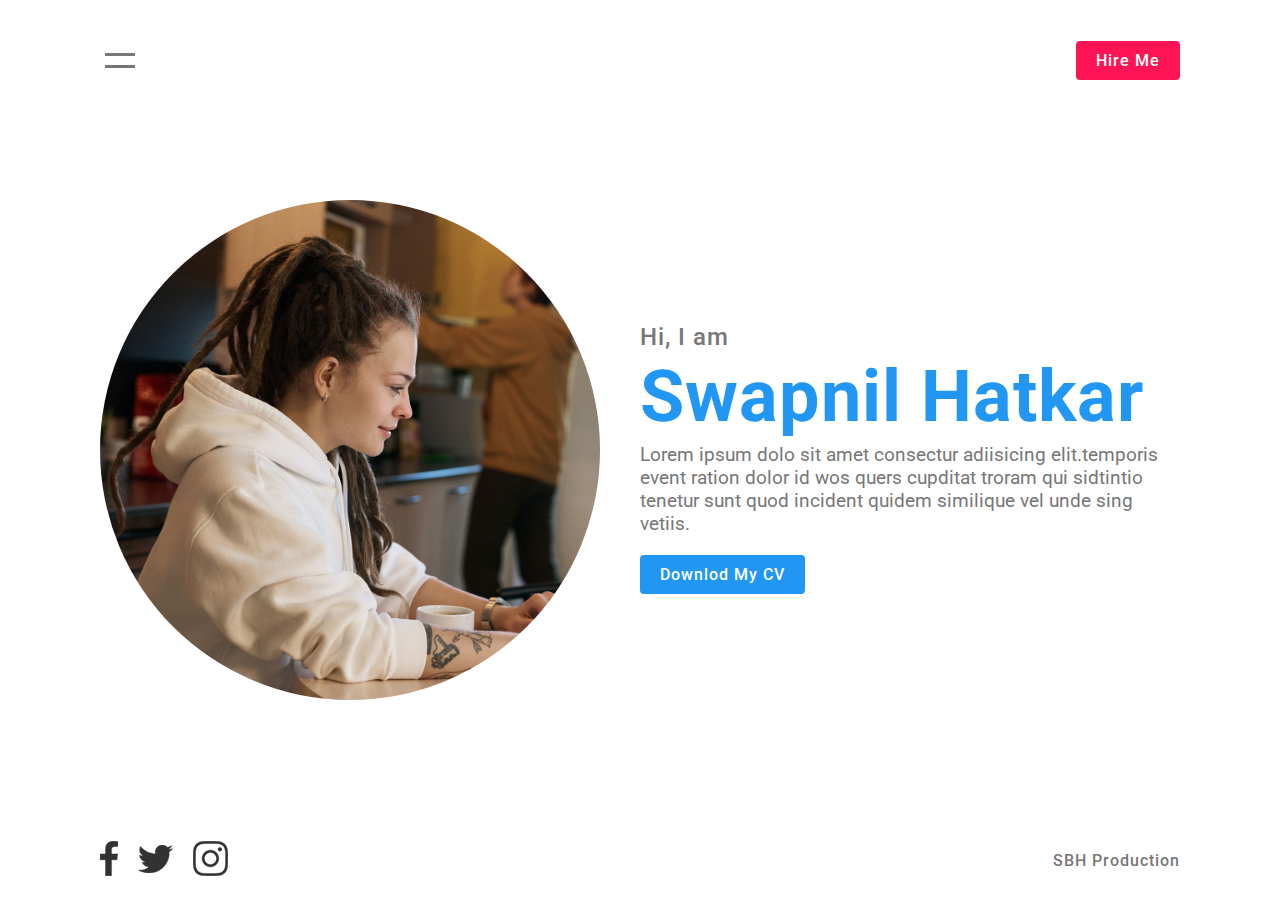
<file: index.html>
<!DOCTYPE html>
<html lang="en">
<head>
    <meta charset="UTF-8">
    <meta name="viewport" content="width=device-width, initial-scale=1.0">
    <title>Responsive Portfolio Landing Page</title>
    <link rel="stylesheet" href="style.css">
    <link rel="preconnect" href="https://fonts.googleapis.com">
<link rel="preconnect" href="https://fonts.gstatic.com" crossorigin>
<link href="https://fonts.googleapis.com/css2?family=Poppins&display=swap" rel="stylesheet">
<link rel="preconnect" href="https://fonts.googleapis.com">
<link rel="preconnect" href="https://fonts.gstatic.com" crossorigin>
<link href="https://fonts.googleapis.com/css2?family=Roboto&display=swap" rel="stylesheet">
</head>
<body>
    <div class="navigation">
        <div class="banner">
            <img src="banner.jpg" class="cover">
            
        </div>
        <div class="navlink">
            <ul>
                <li><a href="#">Home</a></li>
                <li><a href="#">About</a></li>
                <li><a href="#">Services</a></li>
                <li><a href="#">Portfolio</a></li>
                <li><a href="#">Contact</a></li>
            </ul>
        </div>
    </div>
   <section class="sec">
       <header>
           <div class="toggle"></div>
           <a href="" class="btn">Hire Me</a>
       </header>

        <div class="imgBx">
            <img src="girl.jpg" class="cover">
        </div>
        <div class="content">
            <h2>Hi, I am<br><span>Swapnil Hatkar</span></h2>
            <p>Lorem ipsum dolo sit amet consectur adiisicing elit.temporis event ration dolor id wos quers cupditat troram qui sidtintio tenetur sunt quod incident quidem similique vel unde sing vetiis.</p>
            <a href="MyCV.html" class="btn">
                Downlod My CV       
            </a>
        </div>
        <footer>
            <ul class="sci">
                <li><a href=""><img src="facebook.png" alt=""></a></li>
                <li><a href=""><img src="twitter.png" alt=""></a></li>
                <li><a href=""><img src="instagram.png" alt=""></a></li>

            </ul>
            <p class="copyrigtText">SBH Production</p>
        </footer>
   </section>
   <script>
       let menuToggle = document.querySelector('.toggle');
       let navigation = document.querySelector('.navigation');
       let sec = document.querySelector('.sec');
       menuToggle.onclick = function(){
           menuToggle.classList.toggle('active');
           navigation.classList.toggle('active');
           sec.classList.toggle('active');


       }
   </script>
</body>
</html>
</file>
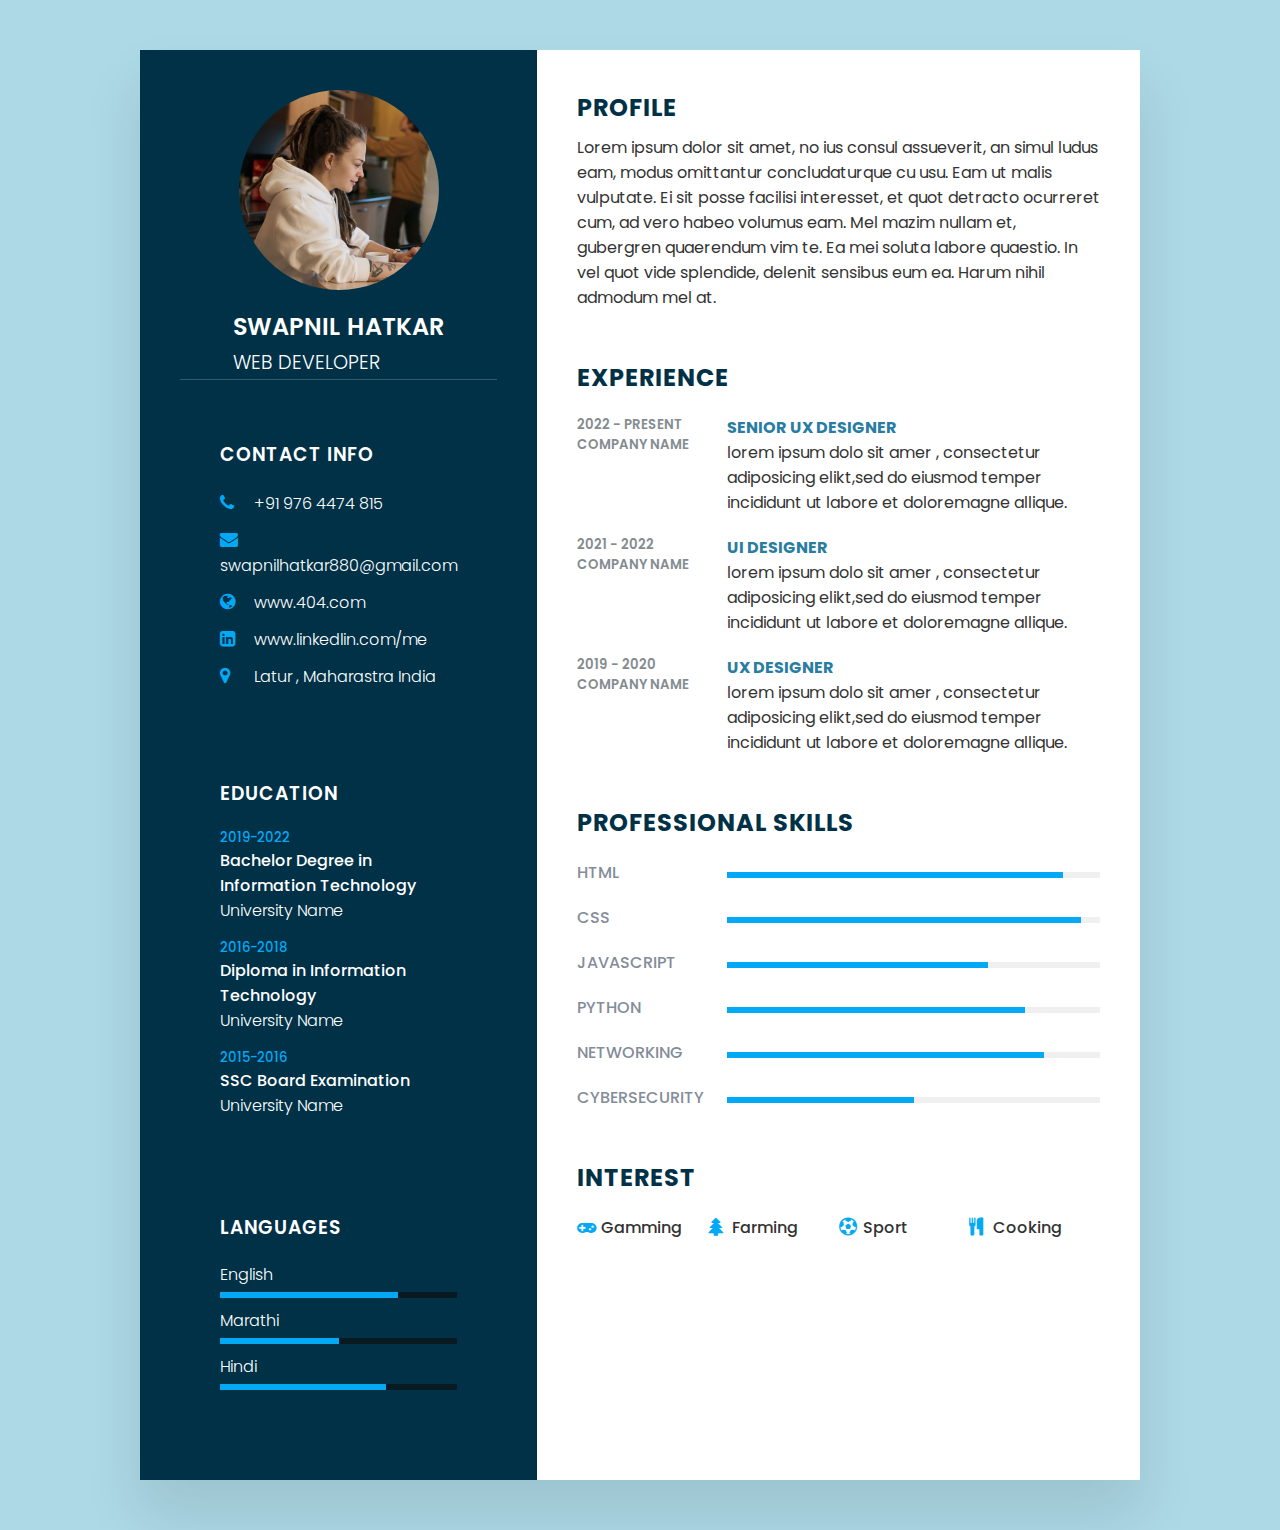
<file: MyCV.html>
<!DOCTYPE html>
<html lang="en">
<head>
    <meta charset="UTF-8">
    <meta name="viewport" content="width=device-width, initial-scale=1.0">
    <title>Responsive CV using Html and css</title>
    <link rel="stylesheet" href="CVstyle.css">
    <link rel="preconnect" href="https://fonts.googleapis.com">
<link rel="preconnect" href="https://fonts.gstatic.com" crossorigin>
<link href="https://fonts.googleapis.com/css2?family=Poppins&display=swap" rel="stylesheet">
<link rel="stylesheet" href="https://cdnjs.cloudflare.com/ajax/libs/font-awesome/4.7.0/css/font-awesome.css" integrity="sha512-5A8nwdMOWrSz20fDsjczgUidUBR8liPYU+WymTZP1lmY9G6Oc7HlZv156XqnsgNUzTyMefFTcsFH/tnJE/+xBg==" crossorigin="anonymous" referrerpolicy="no-referrer" />
</head>
<body>
    <div class="container">
        <div class="left-side">
           <div class="profileText">
               <div class="imgBx">
                   <img src="girl.jpg" alt="">
               </div>
               <h2>Swapnil Hatkar<br><span>Web Developer</span></h2>
           </div> 

           <div class="contactInfo">
               <h3 class="title">Contact Info</h3>
               <ul>
                   <li>
                       <span class="icon"><i class="fa fa-phone" aria-hidden="true"></i>
                       </span>
                       <span class="text">+91 976 4474 815</span>
                   </li>
                   <li>
                    <span class="icon"><i class="fa fa-envelope" aria-hidden="true"></i>
                    </span>
                    <span class="text">swapnilhatkar880@gmail.com</span>
                </li>
                <li>
                    <span class="icon"><i class="fa fa-globe" aria-hidden="true"></i>
                    </span>
                    <span class="text">www.404.com</span>
                </li>
                <li>
                    <span class="icon"><i class="fa fa-linkedin-square" aria-hidden="true"></i>
                    </span>
                    <span class="text">www.linkedlin.com/me</span>
                </li>
                <li>
                    <span class="icon"><i class="fa fa-map-marker" aria-hidden="true"></i>
                    </span>
                    <span class="text">Latur , Maharastra India</span>
                </li>
               </ul>
           </div>


           <div class="contactInfo education">
            <h3 class="title">Education</h3>
            <ul>
                <li>
                    <h5>2019-2022</h5>
                    <h4>Bachelor Degree in Information Technology</h4>
                    <h4>University Name</h4>
                </li> 
                
                <li>
                    <h5>2016-2018</h5>
                    <h4>Diploma in Information Technology</h4>
                    <h4>University Name</h4>
                </li> 

                <li>
                    <h5>2015-2016</h5>
                    <h4>SSC Board Examination</h4>
                    <h4>University Name</h4>
                </li> 
             
            </ul>
        </div>

        <div class="contactInfo language">
            <h3 class="title">Languages</h3>
            <ul>
                <li>
                    <span class="text">English</span>
                    <span class="percent">
                        <div style="width: 75%;"></div>
                    </span>
                </li> 
                <li>
                    <span class="text">Marathi</span>
                    <span class="percent">
                        <div style="width: 50%;"></div>
                    </span>
                </li>
                <li>
                    <span class="text">Hindi</span>
                    <span class="percent">
                        <div style="width: 70%;"></div>
                    </span>
                </li>
             
            </ul>
        </div>
        </div>
        <div class="right-side">

            <div class="about">
                <h2 class="title2">Profile</h2>
                <p>Lorem ipsum dolor sit amet, no ius consul assueverit, an simul ludus eam, modus omittantur concludaturque cu usu. Eam ut malis vulputate. Ei sit posse facilisi interesset, et quot detracto ocurreret cum, ad vero habeo volumus eam. Mel mazim nullam et, gubergren quaerendum vim te. Ea mei soluta labore quaestio. In vel quot vide splendide, delenit sensibus eum ea. Harum nihil admodum mel at.<br>

                </p>
            </div>

            <div class="about">
                <h2 class="title2">Experience</h2>
                <div class="box">
                    <div class="year_company">
                        <h5>2022 - Present </h5>
                        <h5>Company Name</h5>
                    </div>
                    <div class="text">
                        <h4>Senior UX Designer</h4>
                        <p>lorem ipsum dolo sit amer , consectetur adiposicing elikt,sed do eiusmod temper incididunt ut labore et doloremagne allique.</p>
                    </div>
                </div>

                <div class="box">
                    <div class="year_company">
                        <h5>2021 - 2022 </h5>
                        <h5>Company Name</h5>
                    </div>
                    <div class="text">
                        <h4> UI Designer</h4>
                        <p>lorem ipsum dolo sit amer , consectetur adiposicing elikt,sed do eiusmod temper incididunt ut labore et doloremagne allique.</p>
                    </div>
                </div>

                <div class="box">
                    <div class="year_company">
                        <h5>2019 - 2020  </h5>
                        <h5>Company Name</h5>
                    </div>
                    <div class="text">
                        <h4> UX Designer</h4>
                        <p>lorem ipsum dolo sit amer , consectetur adiposicing elikt,sed do eiusmod temper incididunt ut labore et doloremagne allique.</p>
                    </div>
                </div>
            </div>

            <div class="about skills">
                <h2 class="title2">Professional Skills</h2>
                <div class="box">
                    <h4>Html</h4>
                    <div class="percent">
                        <div style="width: 90%;"></div>

                    </div>
                </div>

                <div class="box">
                    <h4>CSS</h4>
                    <div class="percent">
                        <div style="width: 95%;"></div>
                    </div>
                </div>

                <div class="box">
                    <h4>JavaScript</h4>
                    <div class="percent">
                        <div style="width: 70%;"></div>
                    </div>
                </div>

                <div class="box">
                    <h4>Python</h4>
                    <div class="percent">
                        <div style="width: 80%;"></div>
                    </div>
                </div>

                <div class="box">
                    <h4>Networking</h4>
                    <div class="percent">
                        <div style="width: 85%;"></div>
                    </div>
                </div>

                <div class="box">
                    <h4>CyberSecurity</h4>
                    <div class="percent">
                        <div style="width: 50%;"></div>
                    </div>
                </div>

            </div>
            <div class="about interest">
                <h2 class="title2">Interest</h2>
                <ul>
                    <li><i class="fa fa-gamepad" aria-hidden="true"></i>
                        Gamming</li>
                    <li><i class="fa fa-tree" aria-hidden="true"></i>
                        Farming</li>
                    <li><i class="fa fa-futbol-o" aria-hidden="true"></i>
                        Sport</li>
                    <li><i class="fa fa-cutlery" aria-hidden="true"></i>
                        Cooking</li>
                </ul>
            </div>

        </div>
    </div>
</body>
</html>
</file>
<file: style.css>
*{
    padding: 0;
    margin: 0;
    box-sizing: border-box;
    font-family: 'Roboto', sans-serif;
}

body{
    overflow-x: hidden;
}

.navigation{
    position: fixed;
    top: 0;
    left: -100%;
    width:100% ;
    height: 100vh;
    display: flex;
    background: #333;
    justify-content: center;
    align-items: center;
    transition: 1s;
}

.navigation.active{
    left: 0;
}

.banner{
    position: relative;
    width: 50%;
    height: 100%;
}
.cover{
    position: absolute;
    top: 0;
    left: 0;
    width: 100%;
    height: 100%;
    object-fit: cover;
}
.navlink{
    position: relative;
    width: 50%;
    height: 100%;
    display: flex;
    align-items:center ;
}
.navlink ul{
    position: relative;
    width: 100%;
}

.navlink ul li{
    position: relative;
    list-style: none;
}
.navlink ul li a{

position: relative;
color: #fff;
font-size: 2em;
font-weight: 500;
text-decoration: none;
margin: 5px 0;
margin-left:100px;
display: inline-block;
letter-spacing: 1px;
text-transform: uppercase;
}

.navlink ul li a:hover{
    color: #0956e6;
}

.sec{
    position: relative;
    left: 0;
    width: 100%;
    min-height: 100vh;
    transition: 1s;
    padding: 100px;
    display: flex;
    justify-content: space-between;
    align-items: center;
    transition: 1s;
}

.sec.active{
    left: 100%;
}

header{
    position: absolute;
    top: 0;
    left: 0;
    width: 100%;
    padding: 40px 100px;
    display: flex;
    justify-content: space-between;
    align-items: center;
    transition: 0.5s;
}
.toggle{
    position: relative;
    left: 0;
    width: 40px;
    height: 40px;
    display: flex;
    justify-content: center;
    align-items: center;
    cursor: pointer;
    transition: 0.5s;
    
}

.toggle.active{
    left: -200px;
}

.toggle::before{
    content: '';
    position: absolute;
    width: 30px;
    height: 3px;
    background: #777;
    transform: translateY(-6px);
    transition: 1s;
}

.toggle::after{
    content: '';
    position: absolute;
    width: 30px;
    height: 3px;
    background: #777;
    transform: translateY(6px) ;
    transition: 0.5s;
}

.toggle.active::before{
    transform: translateY(0px) rotate(45deg);
    background: #fff;
}

.toggle.active::after{
    transform: translateY(0px) rotate(-45deg);
    background: #fff;

}

.btn{
    position: relative;
    display: inline-block;
    padding: 10px 20px;
    text-decoration: none;
    background: #ff1455;
    color: #fff;
    font-weight: 500;
    border-radius: 4px;
    letter-spacing: 1px;
}


.sec .imgBx{
    position: relative;
    min-width: 500px;
    height: 500px;
    border-radius: 50%;
    overflow: hidden;
    transition: 1s;
}

.sec .content{
    max-width: 700px;
    margin-left: 40px;
}

.sec .content h2{
    font-weight: 500;
    letter-spacing: 1px;
    color: #777;
    line-height: 2.5em;
}

.sec .content h2 span{
    font-weight: 700;
    color: #2196f3;
    font-size: 3em;
}

.sec .content p{
    color: #777;
    font-size: 1.2em;
    margin-bottom: 20px;
}

.sec .content .btn{
    background: #2196f3;
}

footer{
    position: absolute;
    bottom: 0;
    left: 0;
    padding: 20px 100px;
    width: 100%;
    display: flex;
    justify-content: space-between;
    align-items: center;
    

}
.sci{
   position: relative;
   display: flex; 
   align-items: center;
}

.sci li{
    list-style: none;
}

.sci li a {
    position: relative;
    margin-right: 20px;
    display: inline-block;
    transform: scale(0.7s);
    opacity: 0.8;

}
.copyrigtText{
    font-weight: 500;
    color: #777;
    letter-spacing: 1px;
}
@media(max-width:991px){
    .sec{
        padding: 40px;
        flex-direction: column;
        justify-content: center;
    }
    header,footer{
        padding: 20px 40px;
    }
    .sec .imgBx{
        width: 300px;
        height: 300px;
        min-width: 300px;
        margin-top: 100px;
    }
    .sec .content{
        margin-bottom: 100px;
        margin-left: 0;
        max-width: 100%;
    }
    footer{
        flex-direction: column;
        align-items: flex-start;
    }
    .sec .content h2 span{
        font-size: 2em;
    }
    .banner{
        display: none;
    }
    .navlink{
        width: 100?%;
    }
    .toggle.active{
        left: -100px;
    }
    .navlink ul li a{
        font-size: 1.5em;
        margin-left: 50px;
    }
}
</file>
<file: CVstyle.css>
*{
    margin:0;
    padding: 0;
    box-sizing: border-box;
    font-family: 'Poppins', sans-serif;
}
body{
    background: lightblue;
    display: flex;
    justify-content: center;
    align-items: center;
    min-height: 100vh;
}

.container{
    position: relative;
    width: 100%;
    max-width: 1000px;
    min-height: 1000px;
    background: #fff;
    margin: 50px;
    display: grid;
    grid-template-columns: 1fr 2fr ;
    box-shadow: 0 35px 55px rgba(0,0,0,0.1);

}

.container .left-side{
    position: relative;
    background: #003147;
    padding: 40px;
}


.profileText{
    position: relative;
    display: flex;
    flex-direction: column;
    align-items: center;
    margin-bottom: 20px;
    border-bottom: 1px solid rgba(255,255,255,0.2);
}

.profileText .imgBx{

    position: relative;
    width: 200px;
    height: 200px;
    border-radius: 50%;
    overflow: hidden;
}

.profileText .imgBx img{
    position: absolute;
    top: 0;
    left: 0;
    width: 100%;
    height: 100%;
    object-fit: cover;
}
.profileText h2{
    color: #fff;
    font-size: 1.5em;
    margin-top: 20px;
    text-transform: uppercase;
    font-weight: 600;
    line-height: 1.4em;

}

.profileText h2 span{
    font-size: 0.8em;
    font-weight: 300;

}

.contactInfo{
    padding: 40px;
}


.title{
    color: #fff;
    text-transform: uppercase;
    font-weight: 600;
    letter-spacing: 1px;
    margin-bottom: 20px;

}

.contactInfo ul{
    position: relative;

}

.contactInfo ul li{
    position: relative;
    list-style: none;
    margin: 10px 0;
    cursor: pointer;
}

.contactInfo ul li .icon{
    display: inline-block;
    width: 30px;
    font-size: 18px;
    color: #03a9f4;
}

.contactInfo ul li span{
    color: #fff;
    font-weight: 300;
}

.contactInfo.education li{
    margin-bottom: 15px;
}

.contactInfo.education h5{
    color: #03a9f4;
    font-weight: 500;
}

.contactInfo.education h4:nth-child(2){
    color: #fff;
    font-weight: 500;

}

.contactInfo.education h4{
    color: #fff;
    font-weight: 300;

}

.contactInfo.language .percent{
    position: relative;
    width: 100%;
    height: 6px;
    background: #081921;
    display: block;
    margin-top: 5px;
}

.contactInfo.contactInfo.language .percent div{
    position: absolute;
    top: 0;
    left:0;
    height: 100%;
    background: #03a9f4;
}

.container .right-side{
    position: relative;
    background: #fff;
    padding: 40px;
}

.about{
    margin-bottom: 50px;
}

.about:last-child{
    margin-bottom: 0;
}

.title2{
    color: #003147;
    text-transform: uppercase;
    letter-spacing: 1px;
    margin-bottom: 10px;
}

p{
    color: #333;
}

.about .box{
    display: flex;
    flex-direction: row;
    margin: 20px 0;
}

.about .box .year_company{
    min-width: 150px;
}

.about .box .year_company h5{
    text-transform: uppercase;
    color: #848c90;
    font-weight: 600;

}

.about .box .text h4{
    text-transform: uppercase;
    color: #2a7da2;
    font-size: 16px;

}

.skills .box{
    position: relative;
    width: 100%;
    display: grid;
    grid-template-columns: 150px 1fr;
    justify-content: center;
    align-items: center;
}

.skills .box h4{
    text-transform: uppercase;
    color: #848c99;
    font-weight: 500;
}

.skills .box  .percent{
    position: relative;
    width: 100%;
    height: 6px;
    background: #f0f0f0;
    display: block;
    margin-top: 5px;
    

}

.skills .box .percent div{
    position: absolute;
    top: 0;
    left: 0;
    height: 100%;
    background: #03a9f4;
}

.interest ul{
    display: grid;
    grid-template-columns: repeat(4,1fr);
}

.interest ul li{
    list-style: none;
    color: #333;
    font-weight:500 ;
    margin: 10px 0;

}

.interest ul li .fa{
    color: #03a9f4;
    font-size: 18px;
    width: 20px;
}


@media(max-width:1000px){
    .container{
        margin: 10px;
        grid-template-columns: repeat(1,1fr);
    }
    .interest ul{
        grid-template-columns: repeat(2,1fr);
    }
}


@media(max-width:600px){
    .about .box{
        flex-direction: column;
    }

    .about .box .year_company{
        min-width: 150px;
        margin-bottom: 5px;
    }

    .interest ul{
        grid-template-columns: repeat(1,1fr);
    }

    .skills .box{
        grid-template-columns: repeat(1,1fr);
    }

}
</file>
